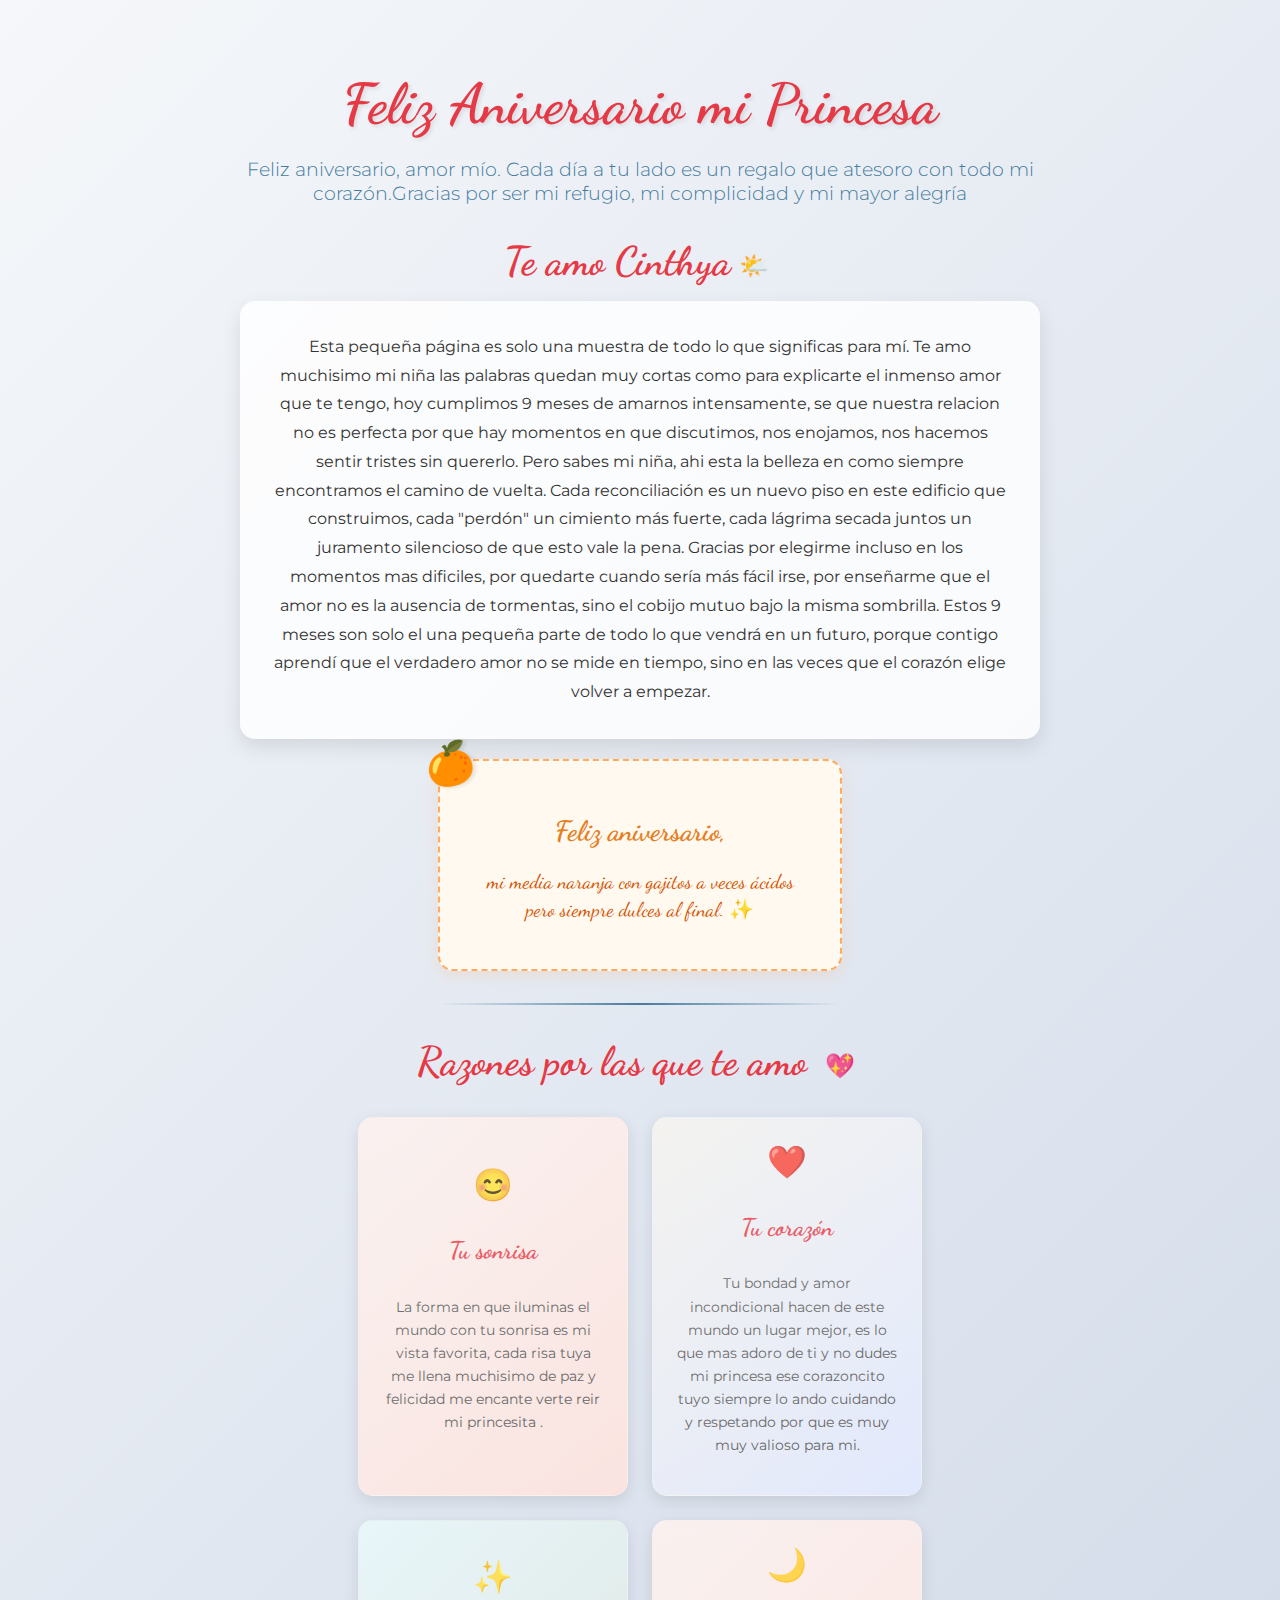
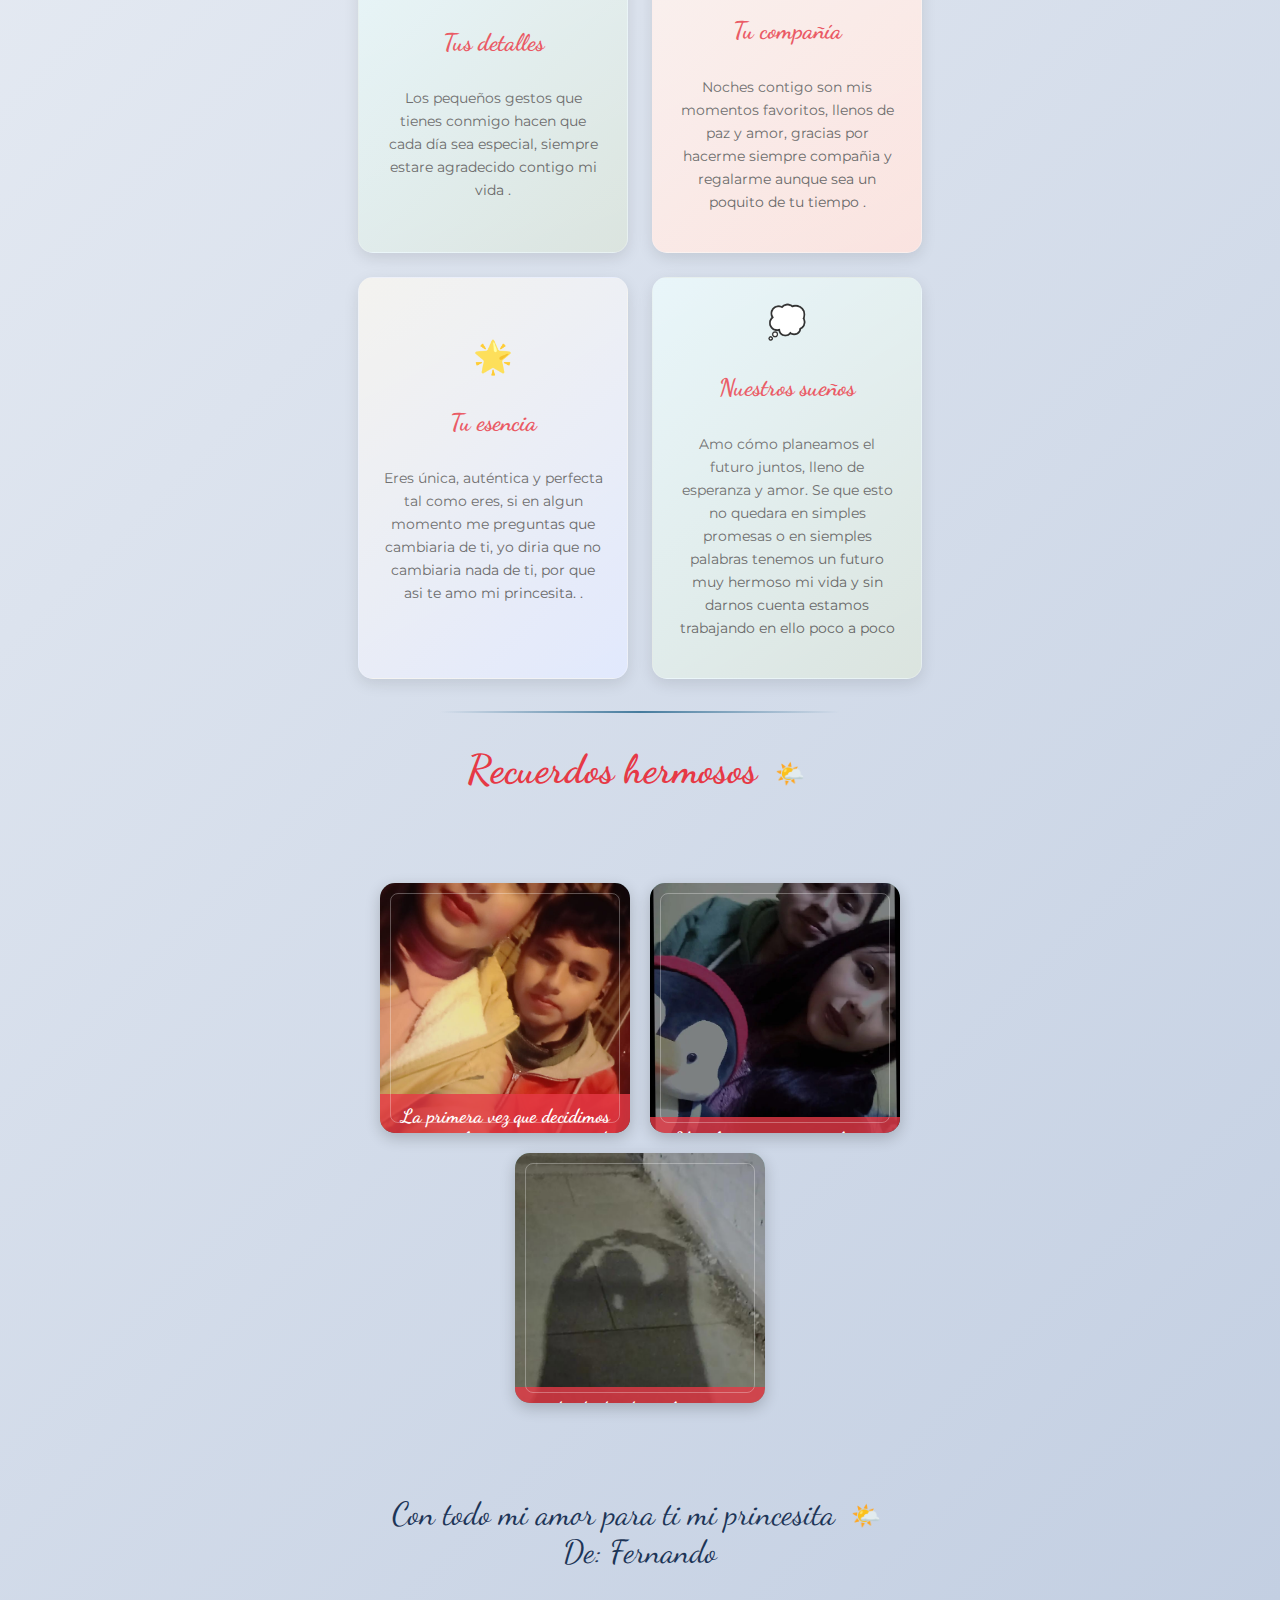
<file: index.html>
<!DOCTYPE html>
<html lang="es">
<head>
    <meta charset="UTF-8">
    <meta name="viewport" content="width=device-width, initial-scale=1.0">
    <title>Un Mensaje para Ti</title>
    <style>
        @import url('https://fonts.googleapis.com/css2?family=Dancing+Script:wght@400;700&family=Montserrat:wght@300;400;600&display=swap');
        
        body {
            margin: 0;
            padding: 0;
            font-family: 'Montserrat', sans-serif;
            background: linear-gradient(135deg, #f5f7fa 0%, #c3cfe2 100%);
            color: #333;
            min-height: 100vh;
            display: flex;
            flex-direction: column;
            align-items: center;
            overflow-x: hidden;
        }
        
        .container {
            max-width: 800px;
            width: 90%;
            padding: 2rem;
            text-align: center;
            position: relative;
        }
        
        h1 {
            font-family: 'Dancing Script', cursive;
            font-size: 3.5rem;
            color: #e63946;
            margin-bottom: 1rem;
            text-shadow: 2px 2px 4px rgba(0, 0, 0, 0.1);
            animation: fadeIn 1.5s ease-in-out;
        }
        
        .subtitle {
            font-size: 1.2rem;
            color: #457b9d;
            margin-bottom: 2rem;
            font-weight: 300;
            animation: fadeIn 2s ease-in-out;
        }
        
        h2 {
            font-family: 'Dancing Script', cursive;
            font-size: 2.5rem;
            color: #e63946;
            margin: 2rem 0 1rem;
        }
        
        .message {
            background-color: rgba(255, 255, 255, 0.8);
            padding: 2rem;
            border-radius: 15px;
            box-shadow: 0 8px 20px rgba(0, 0, 0, 0.1);
            margin: 1rem 0;
            line-height: 1.8;
            animation: slideUp 1s ease-out;
        }
        
        .divider {
            width: 50%;
            height: 2px;
            background: linear-gradient(90deg, transparent, #457b9d, transparent);
            margin: 2rem auto;
        }
        
        .gallery {
            display: flex;
            flex-wrap: wrap;
            justify-content: center;
            gap: 1rem;
            margin: 2rem 0;
        }
        
        .photo {
            width: 150px;
            height: 150px;
            border-radius: 10px;
            background-color: #a8dadc;
            display: flex;
            align-items: center;
            justify-content: center;
            color: #1d3557;
            font-weight: bold;
            box-shadow: 0 4px 8px rgba(0, 0, 0, 0.1);
            transition: all 0.3s ease;
            overflow: hidden;
        }
        
        .photo:hover {
            transform: translateY(-5px) scale(1.05);
            box-shadow: 0 8px 15px rgba(0, 0, 0, 0.2);
        }
        
        .photo-placeholder {
            background: linear-gradient(45deg, #a8dadc, #f1faee);
        }
        
        .signature {
            font-family: 'Dancing Script', cursive;
            font-size: 2rem;
            color: #1d3557;
            margin-top: 2rem;
            display: flex;
            flex-direction: column;
            align-items: center;
        }
        
        .sun {
            font-size: 1.5rem;
            margin: 0.5rem;
            animation: float 3s ease-in-out infinite;
        }
        
        .hearts {
            position: absolute;
            top: 0;
            left: 0;
            width: 100%;
            height: 100%;
            pointer-events: none;
            z-index: -1;
        }
        
        .heart {
            position: absolute;
            opacity: 0;
            animation: floatHeart 5s linear infinite;
        }
        
        /* Nuevos estilos para los cuadros de mensajes */
        .message-boxes {
            display: flex;
            flex-wrap: wrap;
            justify-content: center;
            gap: 1.5rem;
            margin: 2rem 0;
        }
        
        .message-box {
            background: white;
            padding: 1.5rem;
            border-radius: 15px;
            box-shadow: 0 5px 15px rgba(0, 0, 0, 0.1);
            width: 220px;
            min-height: 180px;
            display: flex;
            flex-direction: column;
            justify-content: center;
            align-items: center;
            transition: all 0.4s ease;
            position: relative;
            overflow: hidden;
            border: 1px solid rgba(255, 255, 255, 0.3);
        }
        
        .message-box::before {
            content: '';
            position: absolute;
            top: -50%;
            left: -50%;
            width: 200%;
            height: 200%;
            background: linear-gradient(
                to bottom right,
                rgba(255, 255, 255, 0.3),
                rgba(255, 255, 255, 0)
            );
            transform: rotate(30deg);
            pointer-events: none;
        }
        
        .message-box:hover {
            transform: translateY(-10px) rotate(1deg);
            box-shadow: 0 10px 25px rgba(0, 0, 0, 0.15);
        }
        
        .message-box h3 {
            font-family: 'Dancing Script', cursive;
            color: #e63946;
            margin-bottom: 1rem;
            font-size: 1.5rem;
        }
        
        .message-box p {
            font-size: 0.9rem;
            line-height: 1.6;
            color: #555;
        }
        
        .message-icon {
            font-size: 2rem;
            margin-bottom: 0.5rem;
            color: #ff85a2;
        }
        
        /* Colores alternativos para los cuadros */
        .message-box:nth-child(3n+1) {
            background: linear-gradient(135deg, #f8edeb 0%, #fae1dd 100%);
        }
        
        .message-box:nth-child(3n+2) {
            background: linear-gradient(135deg, #f0efeb 0%, #dfe7fd 100%);
        }
        
        .message-box:nth-child(3n+3) {
            background: linear-gradient(135deg, #e2f3f8 0%, #d8e2dc 100%);
        }
        
        @keyframes fadeIn {
            from { opacity: 0; }
            to { opacity: 1; }
        }
        
        @keyframes slideUp {
            from { 
                opacity: 0;
                transform: translateY(20px);
            }
            to { 
                opacity: 1;
                transform: translateY(0);
            }
        }
        
        @keyframes float {
            0% { transform: translateY(0px); }
            50% { transform: translateY(-10px); }
            100% { transform: translateY(0px); }
        }
        
        @keyframes floatHeart {
            0% {
                transform: translateY(100vh) rotate(0deg);
                opacity: 0;
            }
            10% {
                opacity: 0.7;
            }
            90% {
                opacity: 0.7;
            }
            100% {
                transform: translateY(-100px) rotate(360deg);
                opacity: 0;
            }
        }
        
        @keyframes boxEntrance {
            from {
                opacity: 0;
                transform: scale(0.8) rotate(-5deg);
            }
            to {
                opacity: 1;
                transform: scale(1) rotate(0);
            }
        }
        
        @media (max-width: 600px) {
            h1 {
                font-size: 2.5rem;
            }
            
            h2 {
                font-size: 2rem;
            }
            
            .photo {
                width: 120px;
                height: 120px;
            }
            
            .message-box {
                width: 100%;
                max-width: 300px;
            }
        }
    </style>
</head>
<body>
    <div class="hearts" id="hearts"></div>
    
    <div class="container">
        <h1>Feliz Aniversario mi Princesa</h1>
        <p class="subtitle">Feliz aniversario, amor mío. Cada día a tu lado es un regalo que atesoro con todo mi corazón.Gracias por ser mi refugio, mi complicidad y mi mayor alegría</p>
        
        <h2>Te amo Cinthya<span class="sun">🌤️</span></h2>
        
        <div class="message">
            Esta pequeña página es solo una muestra de todo lo que significas para mí. Te amo muchisimo mi niña las palabras quedan muy cortas como para explicarte el inmenso amor que te tengo, hoy cumplimos 9 meses de amarnos intensamente, se que nuestra relacion no es perfecta por que hay momentos en que discutimos, nos enojamos, nos hacemos sentir tristes sin quererlo. Pero sabes mi niña, ahi esta la belleza en como siempre encontramos el camino de vuelta. Cada reconciliación es un nuevo piso en este edificio que construimos, cada "perdón" un cimiento más fuerte, cada lágrima secada juntos un juramento silencioso de que esto vale la pena.
            Gracias por elegirme incluso en los momentos mas dificiles, por quedarte cuando sería más fácil irse, por enseñarme que el amor no es la ausencia de tormentas, sino el cobijo mutuo bajo la misma sombrilla. Estos 9 meses son solo el una pequeña parte de todo lo que vendrá en un futuro, porque contigo aprendí que el verdadero amor no se mide en tiempo, sino en las veces que el corazón elige volver a empezar.
        </div>
        <div class="anniversary-message vintage-card">
    <div class="orange-slice">🍊</div>
    <h3>Feliz aniversario,</h3>
    <p>mi media naranja con gajitos a veces ácidos<br>pero siempre dulces al final. <span class="sparkle">✨</span></p>
</div>

<style>
.anniversary-message.vintage-card {
    background: #fff9f0;
    border: 2px dashed #ffaa5e;
    padding: 25px;
    border-radius: 15px;
    text-align: center;
    max-width: 350px;
    margin: 20px auto;
    position: relative;
    box-shadow: 0 4px 15px rgba(255, 170, 94, 0.2);
    font-family: 'Dancing Script', cursive;
}

.anniversary-message.vintage-card h3 {
    color: #e67e22;
    margin-bottom: 5px;
    font-size: 28px;
}

.anniversary-message.vintage-card p {
    color: #d35400;
    font-size: 20px;
    line-height: 1.4;
}

.orange-slice {
    font-size: 40px;
    position: absolute;
    top: -20px;
    left: -15px;
    transform: rotate(-15deg);
    text-shadow: 2px 2px 4px rgba(0,0,0,0.1);
}

.sparkle {
    animation: twinkle 1.5s infinite alternate;
    display: inline-block;
}

@keyframes twinkle {
    from { opacity: 0.6; transform: scale(1); }
    to { opacity: 1; transform: scale(1.3); }
}
</style>
        
        <!-- Sección nueva de cuadros de mensajes -->
        <div class="divider"></div>
        
        <h2>Razones por las que te amo <span class="sun">💖</span></h2>
        
        <div class="message-boxes" id="messageBoxes">
            <!-- Los cuadros se generarán automáticamente con JavaScript -->
        </div>
        
        <div class="divider"></div>
        
        <h2>Recuerdos hermosos <span class="sun">🌤️</span></h2>
        
        <div class="gallery">
            <div class="gallery">
    <div class="photo">
        <img src="foto3.jpeg" alt="La primera vez que decidimos tomarnos fotos y crear recuerdos juntos">
        <div class="photo-caption">La primera vez que decidimos tomarnos fotos y crear recuerdos juntos</div>
    </div>
    <div class="photo">
        <img src="foto2.jpeg" alt="Aventuras juntos">
        <div class="photo-caption">Una fotito con nuestro hijito amor jj</div>
    </div>
    <div class="photo">
        <img src="foto1.jpeg" alt="Celebrando amor">
        <div class="photo-caption">donde decidimos hacer un corazoncito </div>
    </div>
</div>

<style>
.gallery {
    display: flex;
    flex-wrap: wrap;
    justify-content: center;
    gap: 20px;
    margin: 30px 0;
    padding: 15px;
}

.photo {
    width: 250px;
    height: 250px;
    border-radius: 15px;
    overflow: hidden;
    position: relative;
    box-shadow: 0 5px 15px rgba(0, 0, 0, 0.2);
    transition: all 0.4s cubic-bezier(0.175, 0.885, 0.32, 1.275);
}

.photo img {
    width: 100%;
    height: 100%;
    object-fit: cover;
    transition: transform 0.5s ease;
}

.photo-caption {
    position: absolute;
    bottom: -50px;
    left: 0;
    right: 0;
    background: rgba(230, 57, 70, 0.8);
    color: white;
    padding: 10px;
    text-align: center;
    font-family: 'Dancing Script', cursive;
    font-size: 1.2rem;
    transition: bottom 0.3s ease;
}

.photo:hover {
    transform: translateY(-10px) rotate(2deg);
    box-shadow: 0 15px 30px rgba(230, 57, 70, 0.3);
}

.photo:hover img {
    transform: scale(1.1);
}

.photo:hover .photo-caption {
    bottom: 0;
}

/* Efecto de polaroid */
.photo::before {
    content: '';
    position: absolute;
    top: 10px;
    right: 10px;
    bottom: 10px;
    left: 10px;
    border: 1px solid rgba(255, 255, 255, 0.3);
    border-radius: 8px;
    pointer-events: none;
    z-index: 1;
}

@media (max-width: 768px) {
    .photo {
        width: 150px;
        height: 150px;
    }
    
    .photo-caption {
        font-size: 1rem;
        padding: 5px;
    }
}
</style>
        </div>
        
        <div class="signature">
            <div>Con todo mi amor para ti mi princesita <span class="sun">🌤️</span></div>
            <div> De: Fernando</div>
        </div>
    </div>
    
    <script>
        // Mensajes bonitos para los cuadros
        const beautifulMessages = [
            {
                title: "Tu sonrisa",
                icon: "😊",
                content: "La forma en que iluminas el mundo con tu sonrisa es mi vista favorita, cada risa tuya me llena muchisimo de paz y felicidad me encante verte reir mi princesita ."
            },
            {
                title: "Tu corazón",
                icon: "❤️",
                content: "Tu bondad y amor incondicional hacen de este mundo un lugar mejor, es lo que mas adoro de ti y no dudes mi princesa ese corazoncito tuyo siempre lo ando cuidando y respetando por que es muy muy valioso para mi."
            },
            {
                title: "Tus detalles",
                icon: "✨",
                content: "Los pequeños gestos que tienes conmigo hacen que cada día sea especial, siempre estare agradecido contigo mi vida  ."
            },
            {
                title: "Tu compañía",
                icon: "🌙",
                content: "Noches contigo son mis momentos favoritos, llenos de paz y amor, gracias por hacerme siempre compañia y regalarme aunque sea un poquito de tu tiempo ."
            },
            {
                title: "Tu esencia",
                icon: "🌟",
                content: "Eres única, auténtica y perfecta tal como eres, si en algun momento me preguntas que cambiaria de ti, yo diria que no cambiaria nada de ti, por que  asi te amo mi princesita.  ."
            },
            {
                title: "Nuestros sueños",
                icon: "💭",
                content: "Amo cómo planeamos el futuro juntos, lleno de esperanza y amor. Se que esto no quedara en simples promesas o en siemples palabras tenemos un futuro muy hermoso mi vida y sin darnos cuenta estamos trabajando en ello poco a poco "
            }
        ];
        
        // Crear corazones flotantes
        function createHearts() {
            const heartsContainer = document.getElementById('hearts');
            const colors = ['#e63946', '#ff85a2', '#ff7096', '#ff4d6d'];
            
            for (let i = 0; i < 15; i++) {
                const heart = document.createElement('div');
                heart.innerHTML = '❤️';
                heart.classList.add('heart');
                
                // Posición aleatoria
                const left = Math.random() * 100;
                const delay = Math.random() * 5;
                const duration = 5 + Math.random() * 10;
                const size = 0.5 + Math.random() * 1.5;
                
                heart.style.left = `${left}%`;
                heart.style.top = `${Math.random() * 100}%`;
                heart.style.fontSize = `${size}rem`;
                heart.style.animationDelay = `${delay}s`;
                heart.style.animationDuration = `${duration}s`;
                heart.style.color = colors[Math.floor(Math.random() * colors.length)];
                
                heartsContainer.appendChild(heart);
            }
        }
        
        // Crear cuadros de mensajes
        function createMessageBoxes() {
            const container = document.getElementById('messageBoxes');
            
            beautifulMessages.forEach((message, index) => {
                const box = document.createElement('div');
                box.className = 'message-box';
                box.style.animation = `boxEntrance 0.5s ease-out ${index * 0.1}s both`;
                
                box.innerHTML = `
                    <div class="message-icon">${message.icon}</div>
                    <h3>${message.title}</h3>
                    <p>${message.content}</p>
                `;
                
                container.appendChild(box);
            });
        }
        
        // Efecto de escritura para el mensaje
        function typeWriter(element, text, speed) {
            let i = 0;
            function typing() {
                if (i < text.length) {
                    element.innerHTML += text.charAt(i);
                    i++;
                    setTimeout(typing, speed);
                }
            }
            element.innerHTML = '';
            typing();
        }
        
        // Inicializar efectos cuando la página cargue
        window.onload = function() {
            createHearts();
            createMessageBoxes();
            
            // Efecto hover para las fotos
            const photos = document.querySelectorAll('.photo');
            photos.forEach(photo => {
                photo.addEventListener('mouseenter', () => {
                    photo.style.background = 'linear-gradient(45deg, #ff85a2, #ffccd5)';
                });
                photo.addEventListener('mouseleave', () => {
                    photo.style.background = 'linear-gradient(45deg, #a8dadc, #f1faee)';
                });
            });
            
            // Efecto de aparición secuencial para los cuadros
            const boxes = document.querySelectorAll('.message-box');
            boxes.forEach((box, index) => {
                box.style.animationDelay = `${index * 0.2}s`;
            });
        };
    </script>
</body>

</html>
</file>
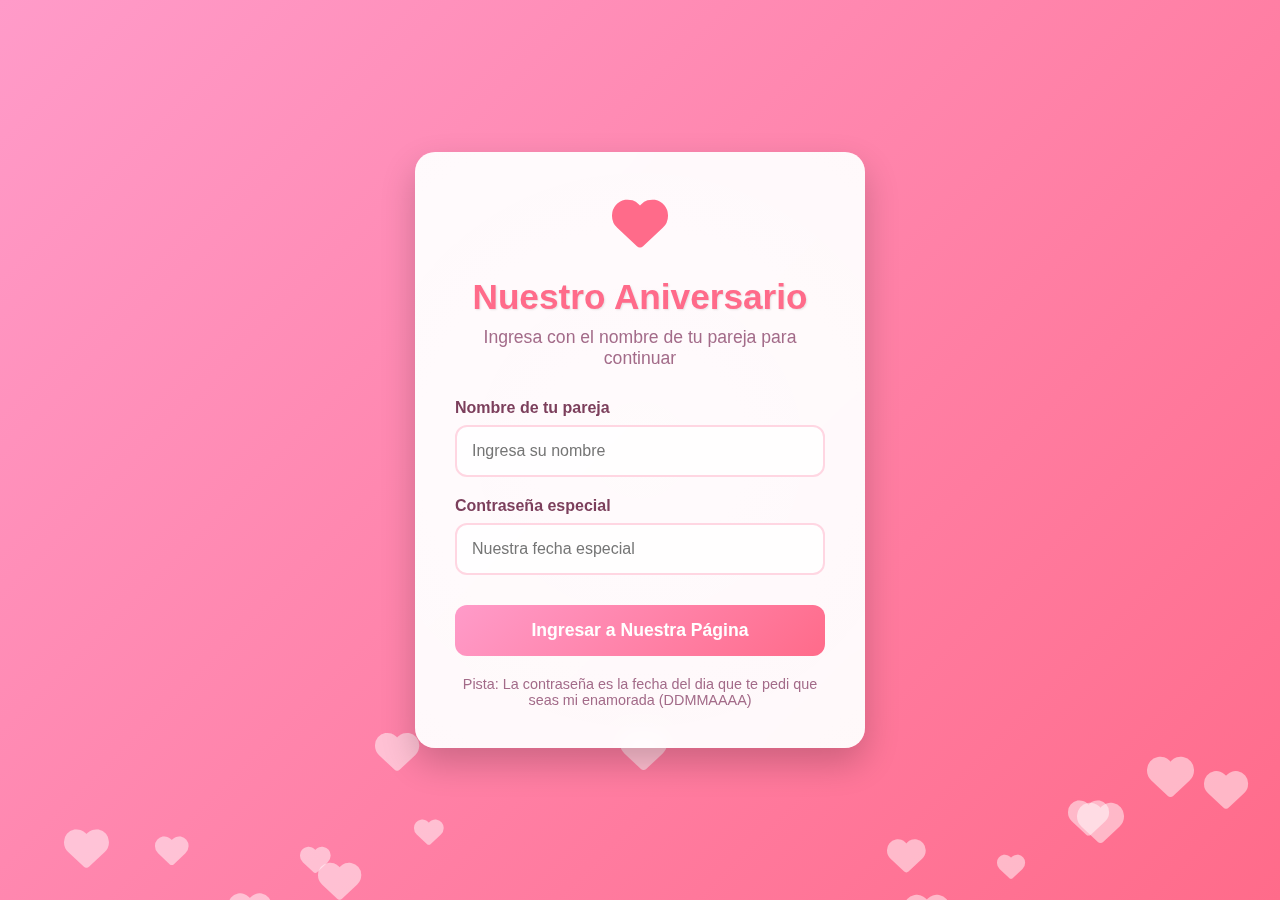
<file: login.html>
<!DOCTYPE html>
<html lang="es">
<head>
    <meta charset="UTF-8">
    <meta name="viewport" content="width=device-width, initial-scale=1.0">
    <title>Nuestro Login Especial</title>
    <link rel="stylesheet" href="https://cdnjs.cloudflare.com/ajax/libs/font-awesome/6.4.0/css/all.min.css">
    <style>
        * {
            margin: 0;
            padding: 0;
            box-sizing: border-box;
            font-family: 'Segoe UI', Tahoma, Geneva, Verdana, sans-serif;
        }
        
        body {
            background: linear-gradient(135deg, #ff9bc9 0%, #ff6b8a 100%);
            color: #7c3f5c;
            min-height: 100vh;
            display: flex;
            justify-content: center;
            align-items: center;
            padding: 20px;
        }
        
        .corazon-flotante {
            position: fixed;
            font-size: 2rem;
            color: rgba(255, 255, 255, 0.5);
            z-index: -1;
            animation: flotar 8s infinite;
        }
        
        @keyframes flotar {
            0% { transform: translateY(0) rotate(0deg); opacity: 0; }
            50% { opacity: 0.7; }
            100% { transform: translateY(-100vh) rotate(360deg); opacity: 0; }
        }
        
        .contenedor-login {
            background: rgba(255, 255, 255, 0.95);
            border-radius: 20px;
            padding: 40px;
            box-shadow: 0 15px 35px rgba(0, 0, 0, 0.2);
            width: 100%;
            max-width: 450px;
            text-align: center;
            position: relative;
            overflow: hidden;
            backdrop-filter: blur(10px);
        }
        
        .contenedor-login::before {
            content: '';
            position: absolute;
            top: -50%;
            left: -50%;
            width: 200%;
            height: 200%;
            background: radial-gradient(circle, rgba(255,255,255,0.3) 0%, rgba(255,255,255,0) 60%);
            transform: rotate(30deg);
            z-index: -1;
        }
        
        .logo-amor {
            font-size: 3.5rem;
            color: #ff6b8a;
            margin-bottom: 20px;
            animation: latido 2s infinite;
        }
        
        @keyframes latido {
            0% { transform: scale(1); }
            50% { transform: scale(1.1); }
            100% { transform: scale(1); }
        }
        
        h1 {
            font-size: 2.2rem;
            margin-bottom: 10px;
            color: #ff6b8a;
            text-shadow: 1px 1px 2px rgba(0,0,0,0.1);
        }
        
        .subtitulo {
            font-size: 1.1rem;
            color: #a36b89;
            margin-bottom: 30px;
        }
        
        .form-group {
            margin-bottom: 20px;
            text-align: left;
        }
        
        label {
            display: block;
            margin-bottom: 8px;
            font-weight: 600;
            color: #7c3f5c;
        }
        
        input[type="text"],
        input[type="password"] {
            width: 100%;
            padding: 15px;
            border: 2px solid #ffd6e2;
            border-radius: 12px;
            font-size: 1rem;
            transition: border-color 0.3s, box-shadow 0.3s;
            background-color: rgba(255, 255, 255, 0.8);
        }
        
        input[type="text"]:focus,
        input[type="password"]:focus {
            border-color: #ff6b8a;
            box-shadow: 0 0 0 3px rgba(255, 107, 138, 0.3);
            outline: none;
        }
        
        .btn-login {
            width: 100%;
            padding: 15px;
            background: linear-gradient(135deg, #ff9bc9 0%, #ff6b8a 100%);
            color: white;
            border: none;
            border-radius: 12px;
            font-size: 1.1rem;
            font-weight: 600;
            cursor: pointer;
            transition: transform 0.3s, box-shadow 0.3s;
            margin-top: 10px;
        }
        
        .btn-login:hover {
            transform: translateY(-3px);
            box-shadow: 0 7px 15px rgba(255, 107, 138, 0.4);
        }
        
        .btn-login:active {
            transform: translateY(0);
        }
        
        .recordatorio {
            margin-top: 20px;
            font-size: 0.9rem;
            color: #a36b89;
        }
        
        .mensaje-error {
            background-color: #ffebee;
            color: #d32f2f;
            padding: 12px;
            border-radius: 8px;
            margin-top: 20px;
            display: none;
        }
        
        .exito {
            display: none;
            text-align: center;
            padding: 30px;
        }
        
        .exito i {
            font-size: 4rem;
            color: #4caf50;
            margin-bottom: 20px;
            animation: latido 1.5s infinite;
        }
        
        .exito h2 {
            color: #ff6b8a;
            margin-bottom: 15px;
        }
        
        .exito p {
            margin-bottom: 20px;
            color: #7c3f5c;
        }
        
        .btn-volver {
            display: inline-block;
            padding: 12px 25px;
            background: linear-gradient(135deg, #ff9bc9 0%, #ff6b8a 100%);
            color: white;
            border: none;
            border-radius: 30px;
            font-weight: 600;
            cursor: pointer;
            text-decoration: none;
            transition: transform 0.3s;
        }
        
        .btn-volver:hover {
            transform: translateY(-3px);
        }
        
        @media (max-width: 480px) {
            .contenedor-login {
                padding: 30px 20px;
            }
            
            h1 {
                font-size: 1.8rem;
            }
            
            .logo-amor {
                font-size: 3rem;
            }
        }
    </style>
</head>
<body>
    <!-- Corazones flotantes de fondo -->
    <div id="corazones-container"></div>
    
    <div class="contenedor-login" id="contenedor-login">
        <div class="logo-amor">
            <i class="fas fa-heart"></i>
        </div>
        
        <h1>Nuestro Aniversario</h1>
        <p class="subtitulo">Ingresa con el nombre de tu pareja para continuar</p>
        
        <form id="login-form">
            <div class="form-group">
                <label for="nombre-pareja">Nombre de tu pareja</label>
                <input type="text" id="nombre-pareja" placeholder="Ingresa su nombre" required>
            </div>
            
            <div class="form-group">
                <label for="password">Contraseña especial</label>
                <input type="password" id="password" placeholder="Nuestra fecha especial" required>
            </div>
            
            <button type="submit" class="btn-login">Ingresar a Nuestra Página</button>
        </form>
        
        <p class="recordatorio">Pista: La contraseña es la fecha del dia que te pedi que seas mi enamorada (DDMMAAAA)</p>
        
        <div class="mensaje-error" id="mensaje-error">
            <i class="fas fa-exclamation-circle"></i> 
            <span id="texto-error">Nombre o contraseña incorrectos. Intenta nuevamente.</span>
        </div>
    </div>
    
    <div class="exito" id="exito">
        <i class="fas fa-check-circle"></i>
        <h2>¡Bienvenida Cinthya!</h2>
        <p>Ahora serás redirigido a nuestra página especial.</p>
        <a href="index2.html" class="btn-volver" id="btn-redirigir">Continuar</a>
    </div>

    <script>
        // Crear corazones flotantes
        function crearCorazones() {
            const corazonesContainer = document.getElementById('corazones-container');
            const windowWidth = window.innerWidth;
            
            for (let i = 0; i < 15; i++) {
                const corazon = document.createElement('div');
                corazon.className = 'corazon-flotante';
                corazon.innerHTML = '<i class="fas fa-heart"></i>';
                
                // Posición aleatoria
                const left = Math.random() * windowWidth;
                const delay = Math.random() * 8;
                
                corazon.style.left = `${left}px`;
                corazon.style.top = `${Math.random() * 20 + 80}vh`;
                corazon.style.animationDelay = `${delay}s`;
                corazon.style.fontSize = `${Math.random() * 1.5 + 1.5}rem`;
                
                corazonesContainer.appendChild(corazon);
            }
        }
        
        // Validar el formulario de login
        document.getElementById('login-form').addEventListener('submit', function(e) {
            e.preventDefault();
            
            const nombrePareja = document.getElementById('nombre-pareja').value.trim();
            const password = document.getElementById('password').value;
            
            // Validación: Solo acepta "Fernando" y la contraseña "25092024"
            if (nombrePareja.toLowerCase() === "fernando" && password === "25092024") {
                // Login exitoso
                document.getElementById('contenedor-login').style.display = 'none';
                document.getElementById('exito').style.display = 'block';
                
                // Guardar el nombre de la pareja para usarlo después
                localStorage.setItem('nombrePareja', nombrePareja);
                localStorage.setItem('playMusic', 'true');
            } else {
                // Mostrar error
                const mensajeError = document.getElementById('mensaje-error');
                document.getElementById('texto-error').textContent = 
                    "Nombre o contraseña incorrectos. Recuerda que la contraseña es nuestra fecha de aniversario (DDMMAAAA).";
                mensajeError.style.display = 'block';
                
                // Ocultar el mensaje después de 5 segundos
                setTimeout(function() {
                    mensajeError.style.display = 'none';
                }, 5000);
            }
        });
        
        // Inicializar
        document.addEventListener('DOMContentLoaded', function() {
            crearCorazones();
            
            // Intentar obtener el nombre de la pareja si ya inició sesión antes
            const nombreGuardado = localStorage.getItem('nombrePareja');
            if (nombreGuardado && nombreGuardado.toLowerCase() === "fernando") {
                document.getElementById('nombre-pareja').value = nombreGuardado;
            }
        });
    </script>
</body>
</html>
</file>
